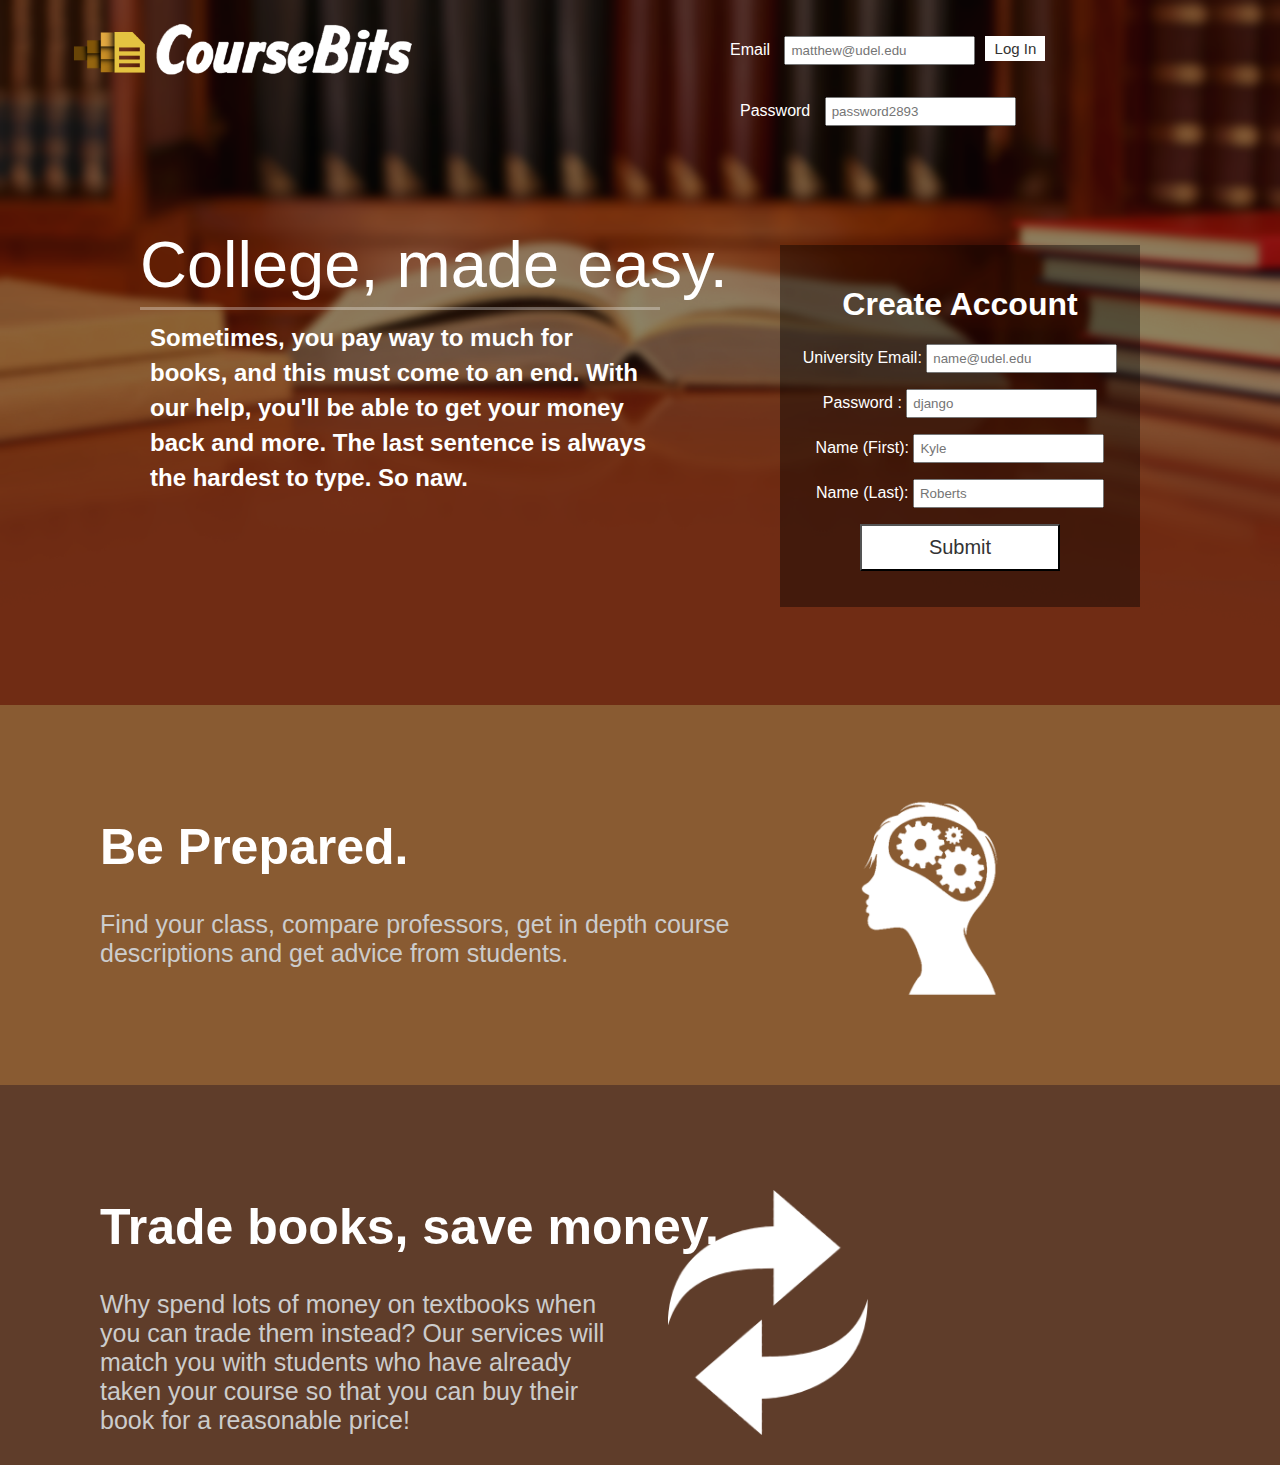
<file: index.html>
<!DOCTYPE html PUBLIC "-//W3C//DTD XHTML 1.0 Transitional//EN" "http://www.w3.org/TR/xhtml1/DTD/xhtml1-transitional.dtd">
<html xmlns="http://www.w3.org/1999/xhtml"><head>
<link href="styles/main.css" rel="stylesheet" type="text/css" />
<link href="SpryAssets/SpryTabbedPanels.css" rel="stylesheet" type="text/css" />
<meta http-equiv="Content-Type" content="text/html; charset=UTF-8" />
<title>Course Bits - Home Page</title>
<script src="scripts/jquery.js" type="text/javascript"></script>
<script src="scripts/custom.js" type="text/javascript"></script>
<script src="SpryAssets/SpryTabbedPanels.js" type="text/javascript"></script>
</head>
<body style="background: url(img/stock/bg.png);background-size: 100%;">


<img src="img/stock/logo.png" style="padding:20px;" width="400" />


<form  action="mysuperscript.php" autocomplete="on" id="signin_splash" style="margin-top:20px;"> 
                                
                                <p style="float:left;"> 
                                    <label for="username" class="uname" style="padding:10px;" >Email</label>
                                    <input style="padding:5px;" id="username" name="username" required type="text" placeholder="matthew@udel.edu"/>
                                </p>
                                <p style="float:left;padding-left:10px;"> 
                                    <label for="password" class="youpasswd" style="padding:10px;" >Password</label>
                                    <input style="padding:5px;"  id="password" name="password" required type="password" placeholder="password2893" /> 
                                </p>
                               
                                <p class="login button" > 
                                    <input type="submit" value="Log In" style="background:#FFF; border:none; color:#333; width:60px; padding:4px; font-size:15px;margin-left:10px;" /> 
								</p><!--
                                 <p class="keeplogin"  style="float:left; margin-top:-20px;"> 
									<input type="checkbox" name="loginkeeping" id="loginkeeping" value="loginkeeping" /> 
									<label for="loginkeeping">Keep me logged in</label>
								</p>-->
                                
                            </form>
                            

<div style="margin:0 auto; width:1000px; height:auto; margin-top:130px;">





<h1 style="color:#FFF; font-size:65px; margin-bottom:5px; font-weight:100;">College, made easy.</h1>


<h2 style="color:rgba(255,255,255,1); border-top:3px solid rgba(255,255,255,.3);   line-height:35px; margin-top:0px; width:500px; text-align:left; padding:10px; font-size:24px;">

Sometimes, you pay way to much for books, and this must come to an end.
With our help, you'll be able to get your money back and more.
The last sentence is always the hardest to type. So naw.
</h2>

    



<div style=" text-align:center; margin:0px auto; margin-bottom:200px;">
 
            
                            
                            
                            <form  method="post" action="shark" autocomplete="on" style=" background:rgba(0,0,0,.4); width:320px; float:right; margin-bottom:400px;  padding:20px; color:#FFF; margin-top:-280px; margin-left:-250px; text-align:center; margin-bottom:200px;"> 
                                <h1 style="text-align:center;">Create Account</h1> 
                                <p> 
                                    <label for="username" class="uname" style="text-align:left;" > University Email: </label>
                                    <input style="padding:5px;" id="username" name="username" required type="text" placeholder="name@udel.edu"/>
                                </p>
                                <p> 
                                    <label for="password" class="youpasswd"  style="text-align:left;">Password  : </label>
                                    <input style="padding:5px;" id="password" name="password" required type="password" placeholder="django" /> 
                                </p>
                                
                                <p> 
                                    <label for="username" class="uname"  style="text-align:left;"> Name (First): </label>
                                    <input style="padding:5px;" id="username" name="fname" required type="text" placeholder="Kyle"/>
                                </p>
                                <p> 
                                    <label for="password" class="youpasswd" style="text-align:left;" >Name (Last): </label>
                                    <input style="padding:5px;" id="password" name="lname" required type="text" placeholder="Roberts" /> 
                                </p>
                                
                                <p class="login button" > 
                                    <input type="submit" value="Submit" style="background:#FFF; color:#333; width:200px; padding:10px; font-size:20px;" /> 
								</p>
                                
                            </form>
                            </div>
                            
                            
                    
                            


</div>



<div style="margin-top:700px; top:400px; margin:0px auto; height:300px; padding-top:80px; padding-left:100px; width:100%; background:rgba(137,91,50,1);">
                      
                      <!--
                        <form id="tfnewsearch2" method="get" action="http://www.google.com">
		        <input type="text" class="tftextinput" name="q" placeholder="Search CourseBits" size="21" maxlength="120">
                <input type="submit" value="search" class="tfbutton">
			</form>-->
            
 <img src="img/stock/smart.png" width="200" style="float:right;" />
           
            <h1 style="font-size:50px; color:#FFF;">Be Prepared.</h1>
              
              <p style="font-size:25px; width:80%; color:#CCC;">
              
              Find your class, compare professors, get in depth course descriptions and get advice from students.                          

</p>
              

              
              
   </div>
   
   
   
<div style="margin-top:700px; top:400px; margin:0px auto; height:300px;padding-top:80px;padding-left:100px;width:100%; background:rgba(95,61,42,1);">
                     
                     <!--
                       <form id="tfnewsearch2" method="get" action="http://www.google.com">
		        <input type="text" class="tftextinput" name="q" placeholder="Search CourseBits" size="21" maxlength="120">
                <input type="submit" value="search" class="tfbutton">
			</form>-->
            
            
            
               <h1 style="font-size:50px; color:#FFF;">Trade books, save money.</h1>
               
              <p style="font-size:25px; width:60%; color:#CCC;">
 <img src="img/stock/trade.png" width="200" style=" float:right; margin-left:30px; margin-top:-100px;" />Why spend lots of money on textbooks when you can trade them instead? Our services will match you with students who have already taken your course so that you can buy their book for a reasonable price!</p>
              
                 
                   
   </div>
                            

</body>
</html>
</file>
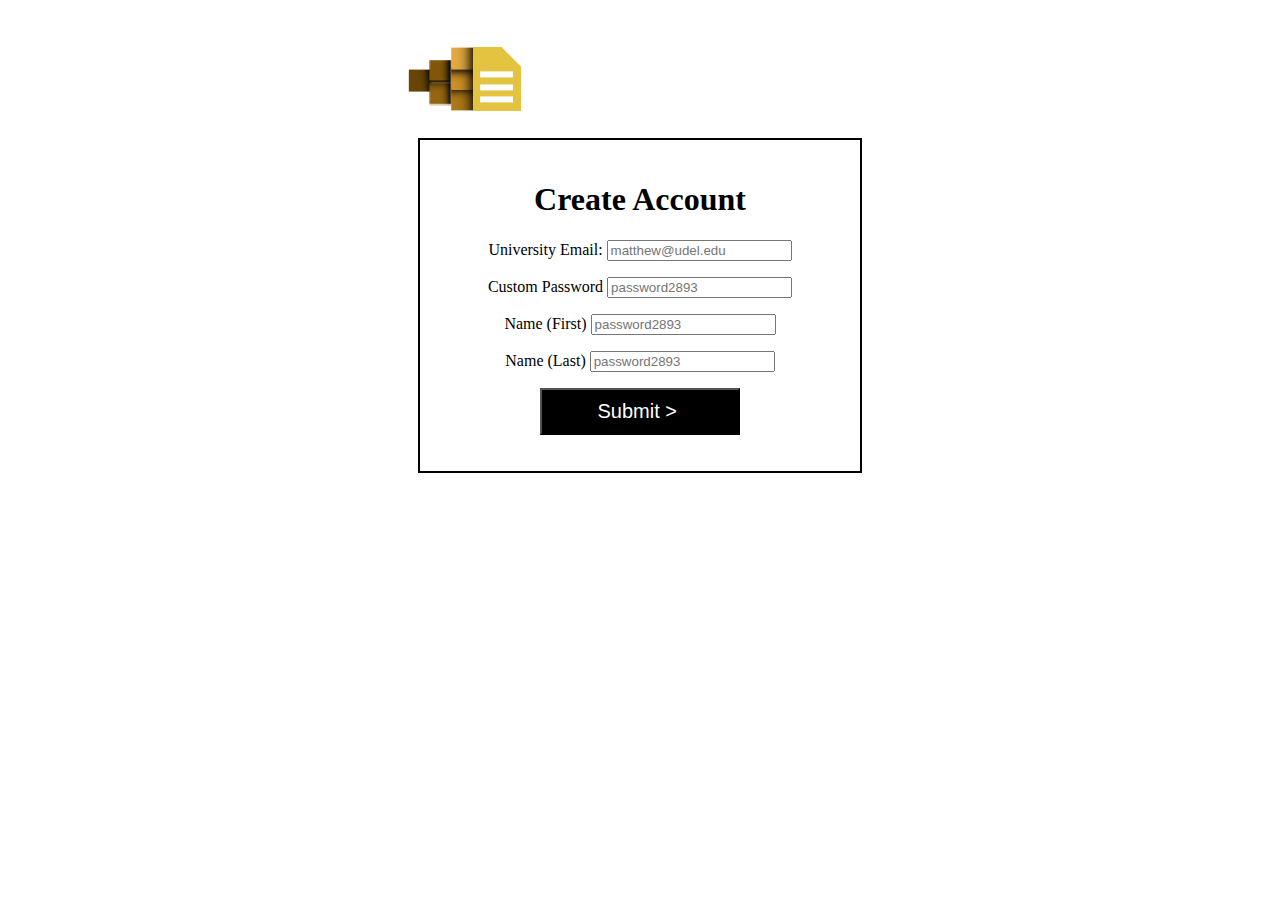
<file: create_account.html>
<!DOCTYPE html PUBLIC "-//W3C//DTD XHTML 1.0 Transitional//EN" "http://www.w3.org/TR/xhtml1/DTD/xhtml1-transitional.dtd">
<html xmlns="http://www.w3.org/1999/xhtml">
<head>

<meta http-equiv="Content-Type" content="text/html; charset=UTF-8" />
<title>Untitled Document</title>
</head>

<body>

<center>
<img src="img/stock/logo.png" style="padding:20px;" />


 
                            <form  action="mysuperscript.php" autocomplete="on" style="border:2px solid rgba(0,0,0,1); width:400px; padding:20px;"> 
                                <h1>Create Account</h1> 
                                <p> 
                                    <label for="username" class="uname" > University Email: </label>
                                    <input id="username" name="username" required type="text" placeholder="matthew@udel.edu"/>
                                </p>
                                <p> 
                                    <label for="password" class="youpasswd" >Custom Password </label>
                                    <input id="password" name="password" required type="password" placeholder="password2893" /> 
                                </p>
                                 <p> 
                                    <label for="password" class="youpasswd" >Name (First) </label>
                                    <input id="password" name="password" required type="password" placeholder="password2893" /> 
                                </p>
                                 <p> 
                                    <label for="password" class="youpasswd" >Name (Last) </label>
                                    <input id="password" name="password" required type="password" placeholder="password2893" /> 
                                </p>
                                <p class="login button" > 
                                    <input type="submit" value="Submit > " style="background:#000; color:#FFF; width:200px; padding:10px; font-size:20px;" /> 
								</p>
                                
                            </form>
                    </center>


</body>
</html>
</file>
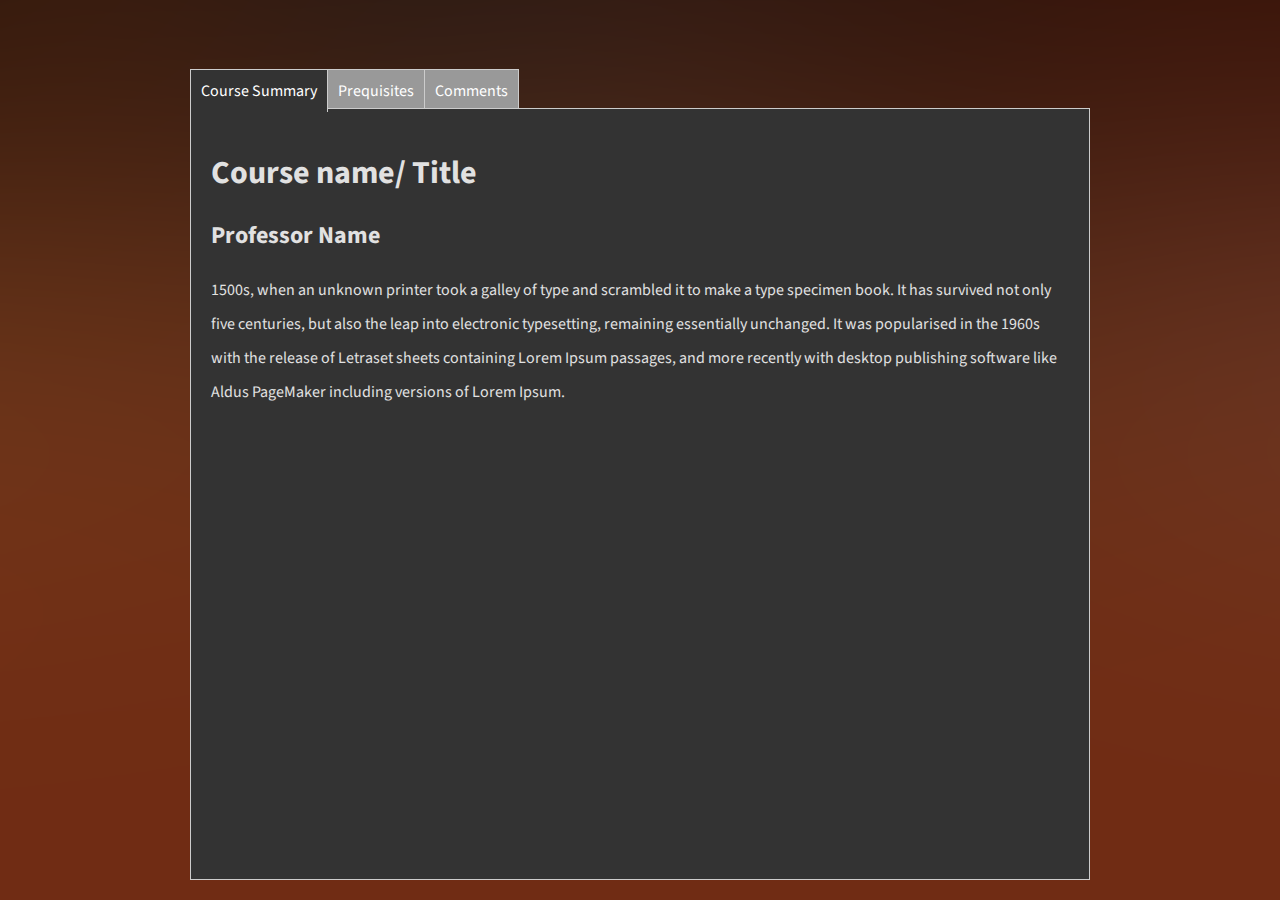
<file: forum_course_entry.html>
<!DOCTYPE html PUBLIC "-//W3C//DTD XHTML 1.0 Transitional//EN" "http://www.w3.org/TR/xhtml1/DTD/xhtml1-transitional.dtd">
<html xmlns="http://www.w3.org/1999/xhtml">
<head>
<link href='http://fonts.googleapis.com/css?family=Source+Sans+Pro' rel='stylesheet' type='text/css'>

<link href="styles/main.css" rel="stylesheet" type="text/css" />
<link href="SpryAssets/SpryTabbedPanels.css" rel="stylesheet" type="text/css" />
<meta http-equiv="Content-Type" content="text/html; charset=UTF-8" />
<title>Course Bits - Home Page</title>
<script src="scripts/jquery.js" type="text/javascript"></script>
<script src="scripts/custom.js" type="text/javascript"></script>
<script src="SpryAssets/SpryTabbedPanels.js" type="text/javascript"></script>
</head>

<body>

<?php include_once("php_temps/header_nav.php"); ?>



<div class="tabs" style="margin-top:80px;">
    
   <div class="tab">
       <input type="radio" id="tab-1" name="tab-group-1" checked>
       <label for="tab-1">Course Summary</label>
       
       <div class="content">
           
           <h1>Course name/ Title</h1>

<h2>Professor Name</h2>

           
           <p style="line-height:34px;"> 1500s, when an unknown printer took a galley of type and scrambled it to make a type specimen book. It has survived not only five centuries, but also the leap into electronic typesetting, remaining essentially unchanged. It was popularised in the 1960s with the release of Letraset sheets containing Lorem Ipsum passages, and more recently with desktop publishing software like Aldus PageMaker including versions of Lorem Ipsum.</p>

  
           
           
           
           
           
       </div> 
   </div>
    
   <div class="tab">
       <input type="radio" id="tab-2" name="tab-group-1">
       <label for="tab-2">Prequisites</label>
       
       <div class="content">
           
           <ul class="pre">
<li>Geology 103 Introduction to Geology</li>
<li>Computer Science 108 Introduction to Computer Science</li>
<li>English 101 Reading and Writing</li>
</ul>

           
           
           
       </div> 
   </div>
    
    <div class="tab">
       <input type="radio" id="tab-3" name="tab-group-1">
       <label for="tab-3">Comments</label>
     
       <div class="content">
           
           
           <ul class="pre">
<li>This class was great! <b>-Tanya Blanko</b></li>
<li>Sometimes it was hard to keep up with the slides <b>-Katherine Silverstein</b></li>
<li>His book wasn't very useful, we never used it for the course work. <b>-George Washington</b></li>
</ul>


           
           
           
       </div> 
   </div>
      
</div>





</body>
</html>
</file>
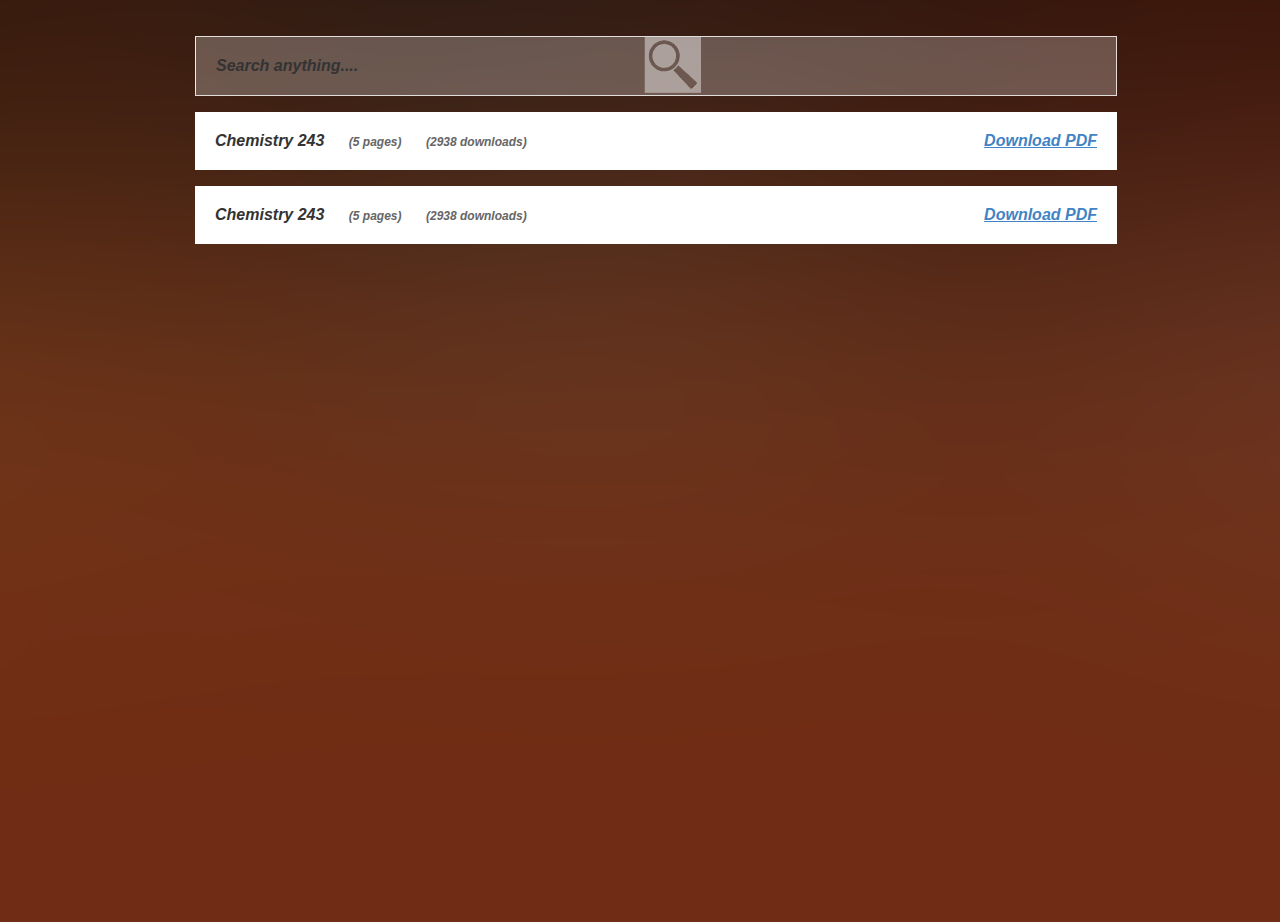
<file: index_backup.html>
<!DOCTYPE html PUBLIC "-//W3C//DTD XHTML 1.0 Transitional//EN" "http://www.w3.org/TR/xhtml1/DTD/xhtml1-transitional.dtd">
<html xmlns="http://www.w3.org/1999/xhtml"><head>
<link href="styles/main.css" rel="stylesheet" type="text/css" />
<link href="SpryAssets/SpryTabbedPanels.css" rel="stylesheet" type="text/css" />
<meta http-equiv="Content-Type" content="text/html; charset=UTF-8" />
<title>Course Bits - Home Page</title>
<script src="scripts/jquery.js" type="text/javascript"></script>
<script src="scripts/custom.js" type="text/javascript"></script>
<script src="SpryAssets/SpryTabbedPanels.js" type="text/javascript"></script>
</head>
<body>
<?php include_once("php_temps/header_nav.php"); ?>
<div id="skeleton">

<div id="skeleton_content">




<!--<h1><b>Search</b>: Atoms and Molecules</h1><h2>65 Documents Found</h2>-->

<h3 style="margin-left:40px; background: url(img/stock/search2.png); padding:20px; color:#333; font-style:italic; font-size:16px; border:1px solid rgba(255,255,255,.8); margin-top:25px;">Search anything....

</h3>



<h3 style="margin-left:40px; background:#FFF; padding:20px; color:#333; font-style:italic; font-size:16px;">Chemistry 243 <i> (5 pages)</i> <i>(2938 downloads)</i>
<a href="#" style="float:right;">Download PDF</a>
</h3>
<h3 style="margin-left:40px; background:#FFF; padding:20px; color:#333; font-style:italic; font-size:16px;">Chemistry 243 <i> (5 pages)</i> <i>(2938 downloads)</i>
<a href="#" style="float:right;">Download PDF</a>
</h3>

</div>
</div>


<script type="text/javascript">
var TabbedPanels1 = new Spry.Widget.TabbedPanels("TabbedPanels1");
</script>
</body>
</html>
</file>
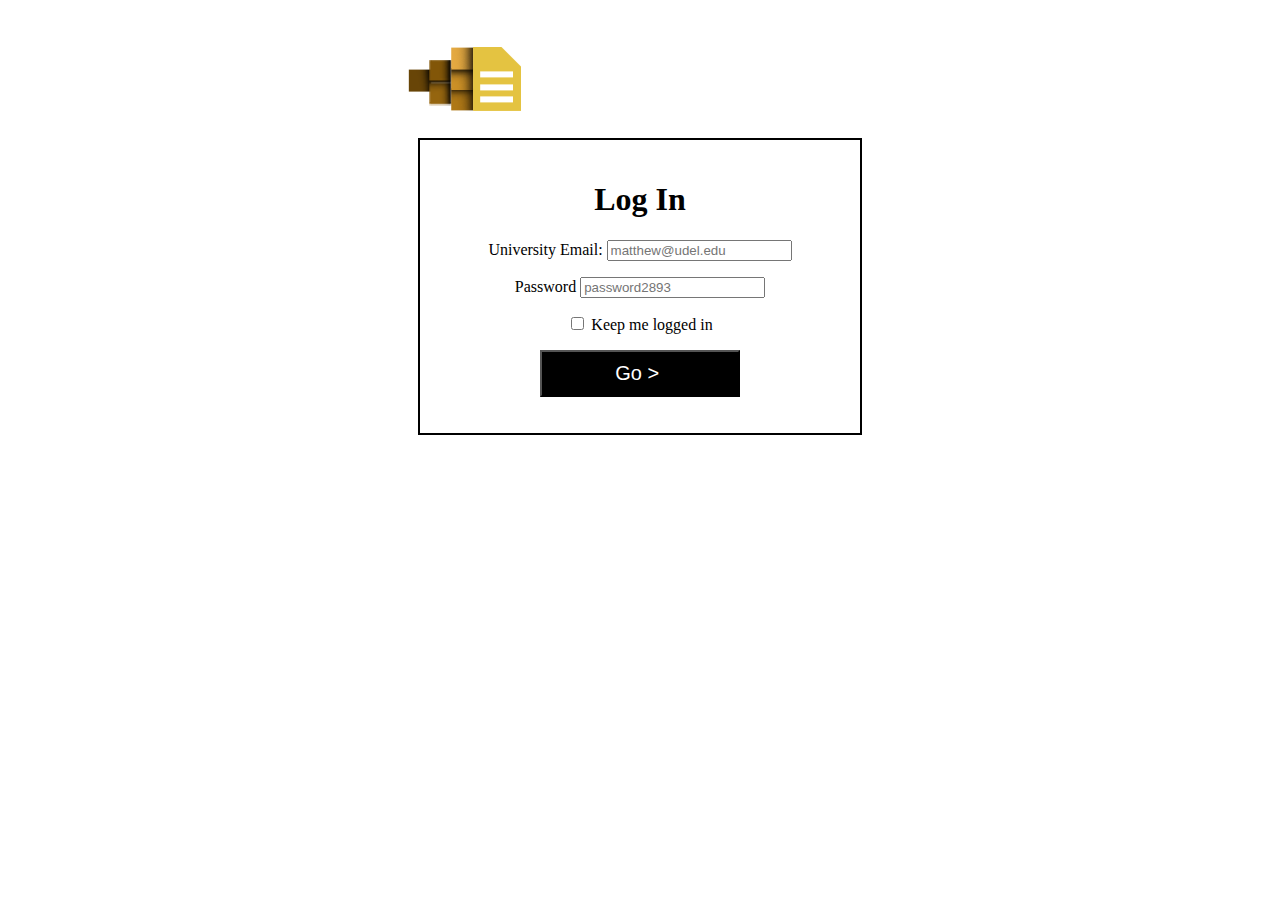
<file: login_user.html>
<!DOCTYPE html PUBLIC "-//W3C//DTD XHTML 1.0 Transitional//EN" "http://www.w3.org/TR/xhtml1/DTD/xhtml1-transitional.dtd">
<html xmlns="http://www.w3.org/1999/xhtml">
<head>

<meta http-equiv="Content-Type" content="text/html; charset=UTF-8" />
<title>Untitled Document</title>
</head>

<body>

<center>
<img src="img/stock/logo.png" style="padding:20px;" />


 
                            <form  action="mysuperscript.php" autocomplete="on" style="border:2px solid rgba(0,0,0,1); width:400px; padding:20px;"> 
                                <h1>Log In</h1> 
                                <p> 
                                    <label for="username" class="uname" > University Email: </label>
                                    <input id="username" name="username" required type="text" placeholder="matthew@udel.edu"/>
                                </p>
                                <p> 
                                    <label for="password" class="youpasswd" >Password </label>
                                    <input id="password" name="password" required type="password" placeholder="password2893" /> 
                                </p>
                                <p class="keeplogin"> 
									<input type="checkbox" name="loginkeeping" id="loginkeeping" value="loginkeeping" /> 
									<label for="loginkeeping">Keep me logged in</label>
								</p>
                                <p class="login button" > 
                                    <input type="submit" value="Go > " style="background:#000; color:#FFF; width:200px; padding:10px; font-size:20px;" /> 
								</p>
                                
                            </form>
                    </center>


</body>
</html>
</file>
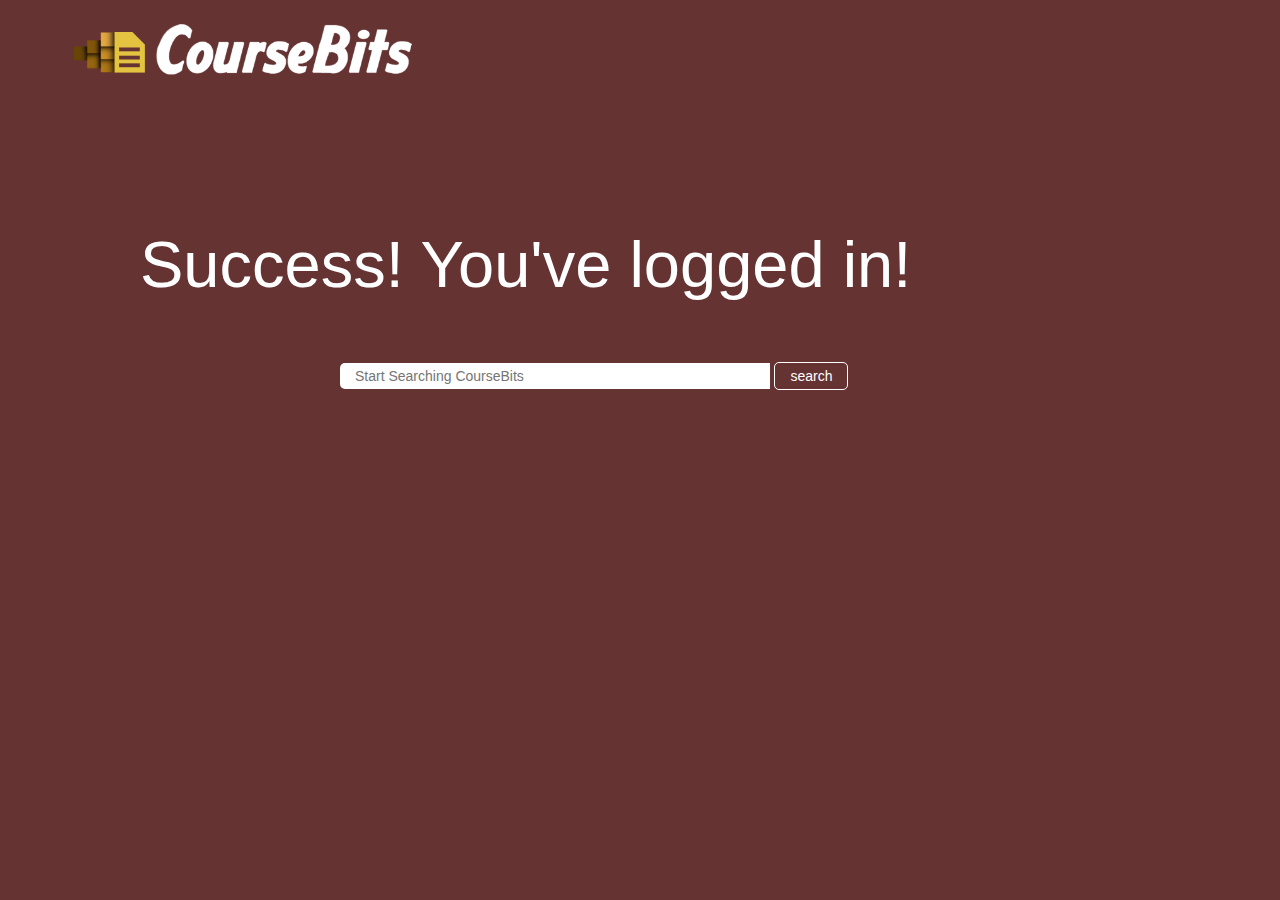
<file: success.html>
<!DOCTYPE html PUBLIC "-//W3C//DTD XHTML 1.0 Transitional//EN" "http://www.w3.org/TR/xhtml1/DTD/xhtml1-transitional.dtd">
<html xmlns="http://www.w3.org/1999/xhtml"><head>
<link href="styles/main.css" rel="stylesheet" type="text/css" />
<link href="SpryAssets/SpryTabbedPanels.css" rel="stylesheet" type="text/css" />
<meta http-equiv="Content-Type" content="text/html; charset=UTF-8" />
<title>Course Bits - Home Page</title>
<script src="scripts/jquery.js" type="text/javascript"></script>
<script src="scripts/custom.js" type="text/javascript"></script>
<script src="SpryAssets/SpryTabbedPanels.js" type="text/javascript"></script>
</head>
<body style="background: #633;">


<img src="img/stock/logo.png" style="padding:20px;" width="400" />


                            

<div style="margin:0 auto; width:1000px; height:auto; margin-top:130px;">





<h1 style="color:#FFF; font-size:65px; margin-bottom:5px; font-weight:100; margin-bottom:60px;">Success! You've logged in!</h1>

     
                        <form id="tfnewsearch2" method="get" action="http://www.google.com">
		        <input type="text" class="tftextinput" name="q" placeholder="Start Searching CourseBits" size="21" maxlength="120">
                <input type="submit" value="search" class="tfbutton">
			</form>
              

    
</div>
</body>
</html>
</file>
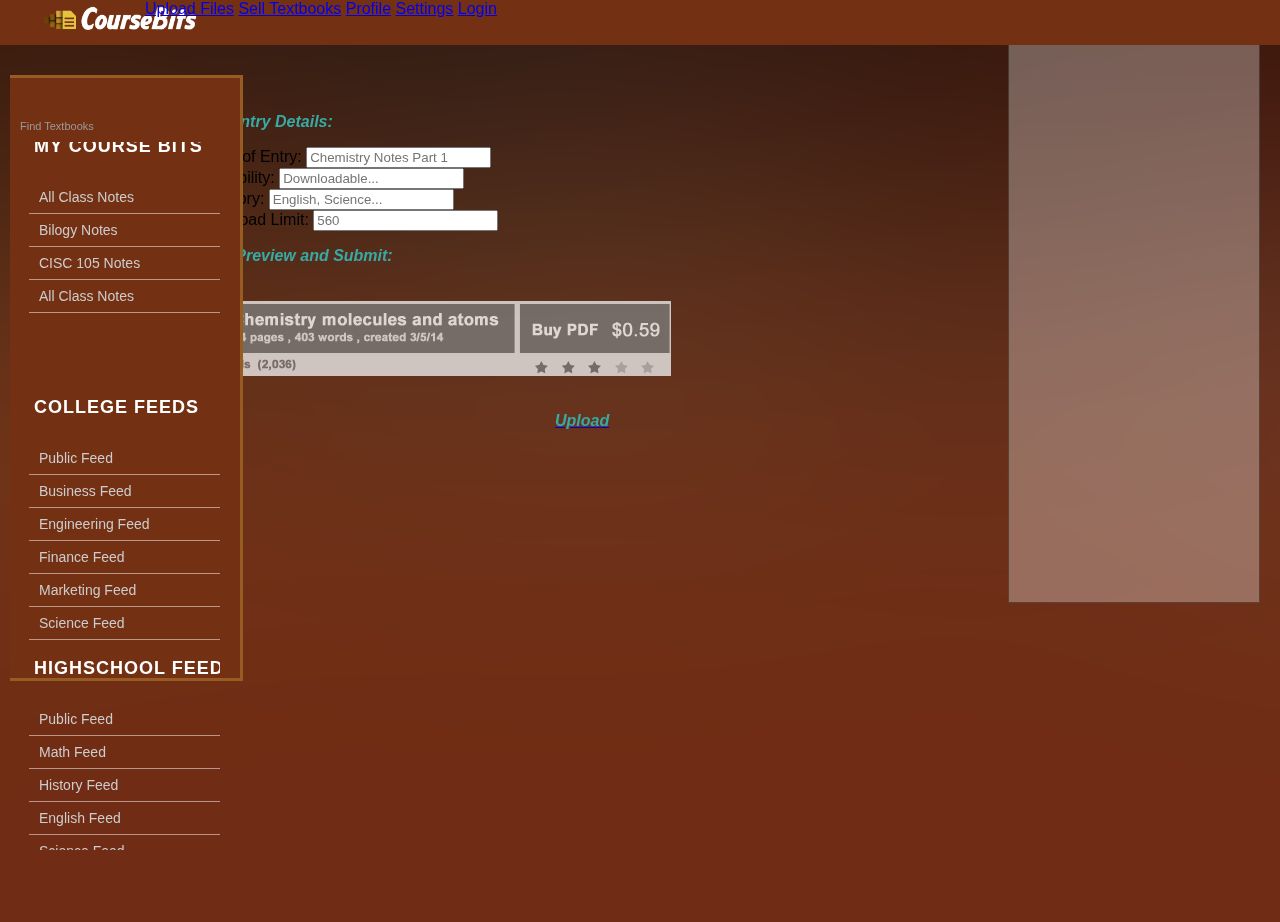
<file: upload.html>
<!DOCTYPE html PUBLIC "-//W3C//DTD XHTML 1.0 Transitional//EN" "http://www.w3.org/TR/xhtml1/DTD/xhtml1-transitional.dtd">
<html xmlns="http://www.w3.org/1999/xhtml">
<head>

<link href="styles/main.css" rel="stylesheet" type="text/css" />
<link href="SpryAssets/SpryTabbedPanels.css" rel="stylesheet" type="text/css" />
<meta http-equiv="Content-Type" content="text/html; charset=UTF-8" />
<title>Course Bits</title>
<script src="SpryAssets/SpryTabbedPanels.js" type="text/javascript"></script>
</head>

<body>


<div id="main_header_skel">
	<div id="main_header_content">
	  <a href="index.html"><img src="img/stock/logo.png" width="180" id="logo" /></a>
		<div id="upload_files"> <a href="upload.html" style="text-decoration:underline;">Upload Files</a>  <a href="#">Sell Textbooks</a>   <a href="#">Profile</a>   <a href="#">Settings</a>   <a href="#">Login</a> </div>
        	<div id="search_field">Search for Notes & Textbooks</div>
        		<div id="navigation_skell">
        			<div id="navigation_skell_inner">
                    
                    
                      <div id="TabbedPanels1" class="TabbedPanels">
                        <ul class="TabbedPanelsTabGroup">
                          <li class="TabbedPanelsTab" tabindex="0">Find Notes</li>
                          <li class="TabbedPanelsTab" tabindex="0">Find Textbooks</li>
                        </ul>
                        <div class="TabbedPanelsContentGroup">
                          <div class="TabbedPanelsContent">
                          
                          <h1 class="title">My Course Bits</h1>
                          <ul class="nav_dropdown">
                          <li><a href="#"> All Class Notes</a></li>
                          <li><a href="#"> Bilogy Notes</a></li>
                          <li><a href="#"> CISC 105 Notes</a></li>
                          <li><a href="#"> All Class Notes</a></li>
                          </ul>
                          
                          
                           <h1 class="title">College Feeds</h1>
                          <ul class="nav_dropdown">
                          <li><a href="#"> Public Feed</a></li>
                          <li><a href="#"> Business Feed</a></li>
                          <li><a href="#"> Engineering Feed</a></li>
                          <li><a href="#"> Finance Feed</a></li>
                          <li><a href="#"> Marketing Feed</a></li>
                          <li><a href="#"> Science Feed</a></li>
                          </ul>
                          
                          
                           <h1 class="title">Highschool Feeds</h1>
                          <ul class="nav_dropdown">
                          <li><a href="#"> Public Feed</a></li>
                          <li><a href="#"> Math Feed</a></li>
                          <li><a href="#"> History Feed</a></li>
                          <li><a href="#"> English Feed</a></li>
                          <li><a href="#"> Science Feed</a></li>
                          <li><a href="#"> Art Feed</a></li>
                          </ul>
                          
                          
                          </div>
                          <div class="TabbedPanelsContent">
                          
                          
                          
                           <h1 class="title">Textbooks </h1>
                          <ul class="nav_dropdown">
                          <li><a href="#"> Sell</a></li>
                          <li><a href="#"> Buy</a></li>
                          <li><a href="#"> Categories</a></li>
                          
                          </ul>
                          
                          
                          
                          </div>
                          
                          
                        </div>
                      </div>
                  </div>
        		</div>
                
                

  </div>
</div>


<div id="skeleton">
<img src="img/stock/fade.png" id="fade"  />

<div id="skeleton_content">


<div class="right_panel"></div>


<h3 style="margin-left:40px; color:#37AAA6; font-style:italic; font-size:16px;">Choose File(s)....</h3>

<br /><br />



<h3 style="margin-left:40px; color:#37AAA6; font-style:italic; font-size:16px;">Edit Entry Details:</h3>

<form style="margin-left:40px;">
Name of Entry: <input type="text" name="firstname" placeholder="Chemistry Notes Part 1"><br>
Availability: <input type="text" name="lastname" placeholder="Downloadable..."><br>
Category: <input type="text" name="lastname" placeholder="English, Science..."><br>
Download Limit: <input type="text" name="lastname" placeholder="560"><br>
</form>

<h3 style="margin-left:40px; color:#37AAA6; font-style:italic; font-size:16px;">View Preview and Submit:</h3>


<a href="#"><img src="img/stock/images/entry_03.png" /></a>

<a href="#"><h3 style="margin-left:400px; color:#37AAA6; font-style:italic; font-size:16px;">Upload</h3></a>


</div>





</div>

<script type="text/javascript">
var TabbedPanels1 = new Spry.Widget.TabbedPanels("TabbedPanels1");
</script>
</body>
</html>
</file>
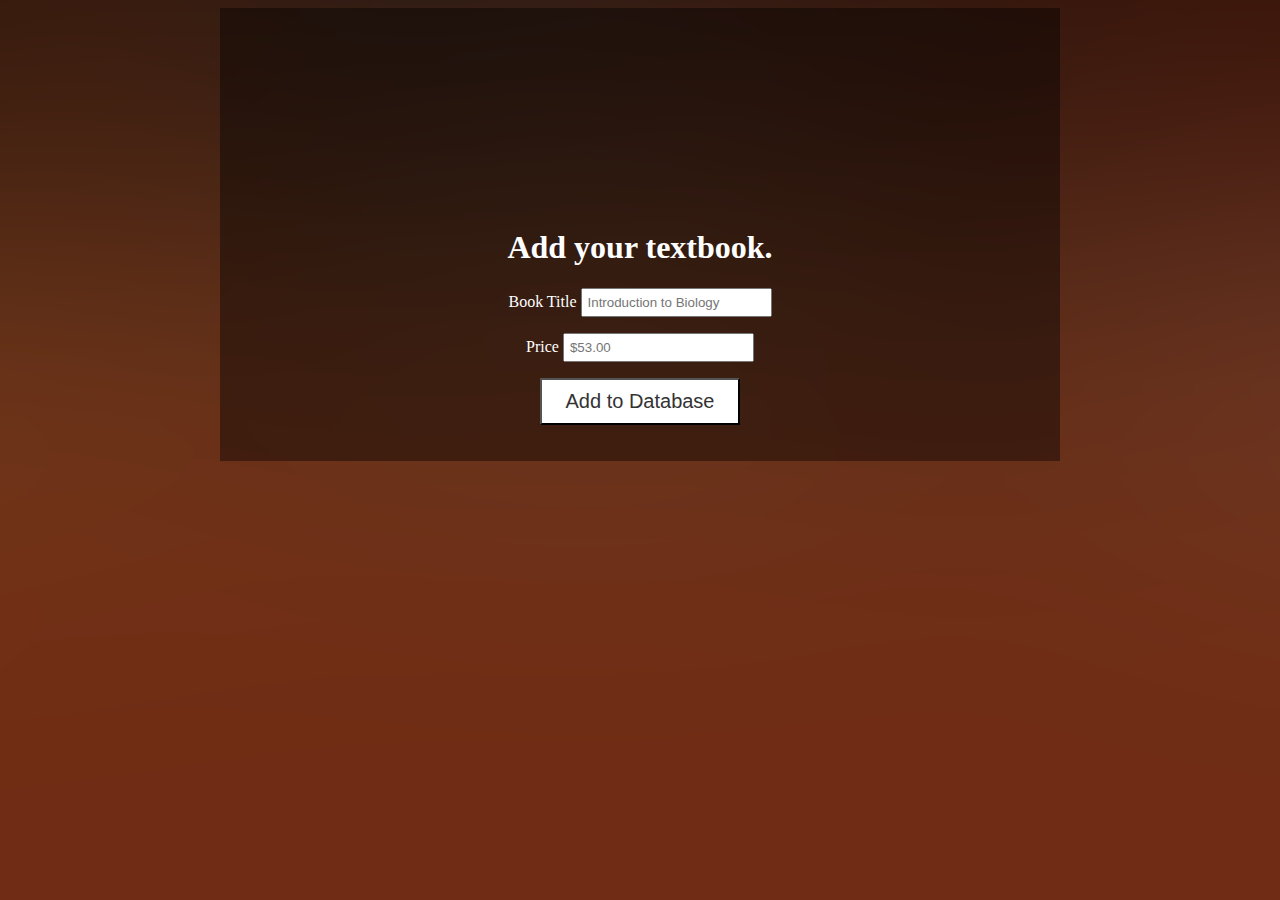
<file: user_add.html>
<!DOCTYPE html PUBLIC "-//W3C//DTD XHTML 1.0 Transitional//EN" "http://www.w3.org/TR/xhtml1/DTD/xhtml1-transitional.dtd">
<html xmlns="http://www.w3.org/1999/xhtml">
<head>
<meta http-equiv="Content-Type" content="text/html; charset=UTF-8" />
<title>Untitled Document</title>
</head>

<body style="background:url(img/stock/bg_blurred.png);background-size: 100%;">


<?php include_once("php_temps/header_nav.php"); ?>

<div style=" text-align:center; margin:0px auto; margin-bottom:200px;">
 
            
                            
                            
                            <form  method="post" action="shark" autocomplete="on" style=" background:rgba(0,0,0,.4); width:800px; padding-top:200px; padding-bottom:20px; padding-left:20px; padding-right:20px; color:#FFF; margin:0px auto; "> 
                                <h1 style="text-align:center;">Add your textbook.</h1> 
                                <p> 
                                    <label for="username" class="uname" style="text-align:left;" > Book Title </label>
                                    <input style="padding:5px;" id="username" name="username" required type="text" placeholder="Introduction to Biology"/>
                                </p>
                                <p> 
                                    <label for="password" class="yourpasswd"  style="text-align:left;"> Price </label>
                                    <input style="padding:5px;" id="password" name="password" required type="password" placeholder="$53.00" /> 
                                </p>
                                
                                <p class="login button" > 
                                    <input type="submit" value="Add to Database" style="background:#FFF; color:#333; width:200px; padding:10px; font-size:20px;" /> 
								</p>
                                
                            </form>
                            </div>
                            
                            
                    
                            


</div>




</body>
</html>
</file>
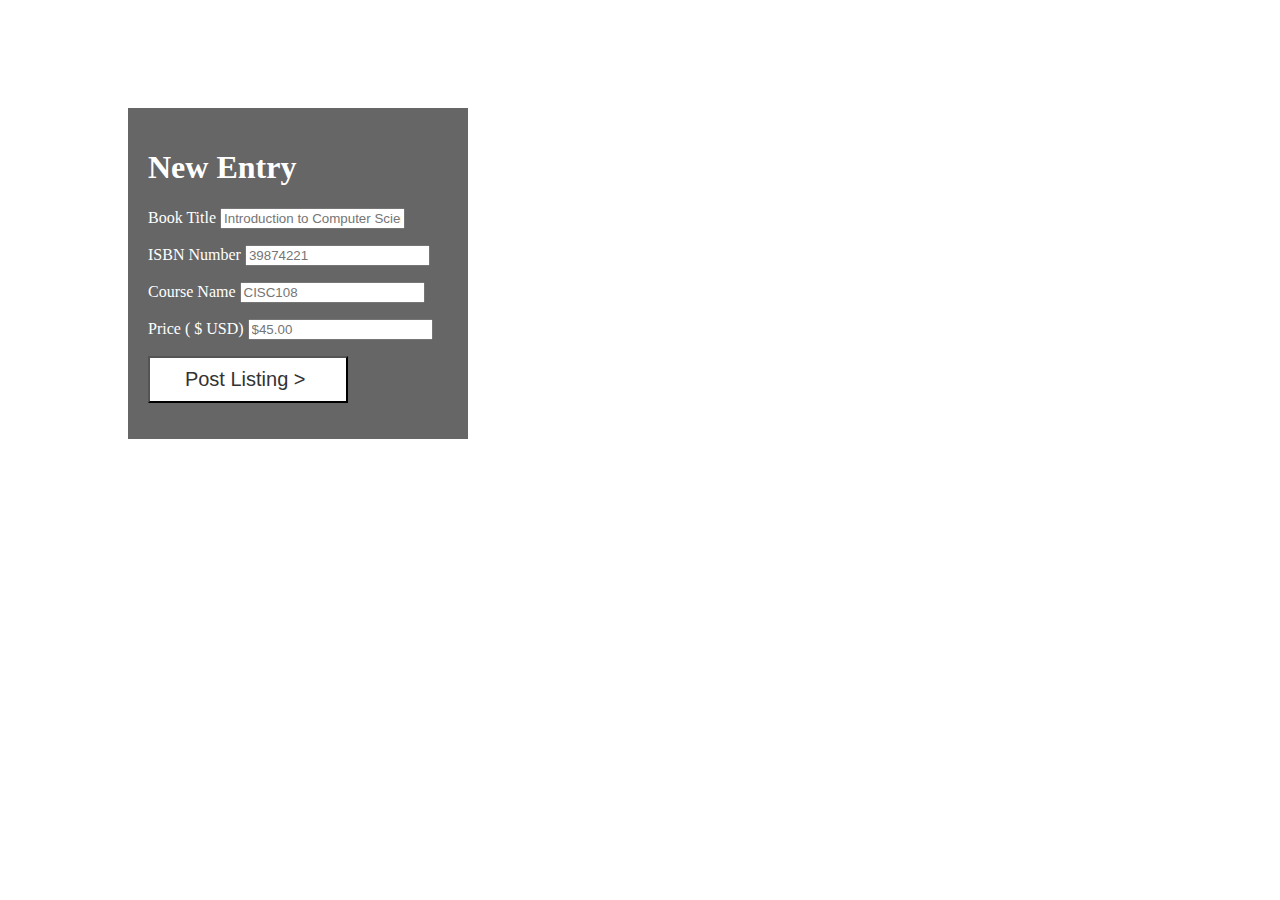
<file: user_entry.html>
<!DOCTYPE html PUBLIC "-//W3C//DTD XHTML 1.0 Transitional//EN" "http://www.w3.org/TR/xhtml1/DTD/xhtml1-transitional.dtd">
<html xmlns="http://www.w3.org/1999/xhtml">
<head>
<meta http-equiv="Content-Type" content="text/html; charset=UTF-8" />
<title>Untitled Document</title>
</head>

<body>

<?php include_once("php_temps/header_nav.php"); ?>


<form  action="mysuperscript.php" autocomplete="on" style=" background:rgba(0,0,0,.6); width:300px; margin-right:20px; margin-left:120px; padding:20px; color:#FFF; float:left; margin-top:100px;"> 
                                <h1>New Entry</h1> 
                                <p> 
                                    <label for="username" class="uname" > Book Title </label>
                                    <input id="username" name="username" required type="text" placeholder="Introduction to Computer Science"/>
                                </p>
                                <p> 
                                    <label for="password" class="youpasswd" >ISBN Number </label>
                                    <input id="password" name="password" required type="text" placeholder="39874221" /> 
                                </p>
                                
                                <p> 
                                    <label for="password" class="youpasswd" >Course Name </label>
                                    <input id="password" name="password" required type="text" placeholder="CISC108" /> 
                                </p>
                                
                                 <p> 
                                    <label for="password" class="youpasswd" >Price ( $ USD) </label>
                                    <input id="password" name="password" required type="text" placeholder="$45.00" /> 
                                </p>
                                
                                
                                <p class="login button" > 
                                    <input type="submit" value="Post Listing > " style="background:#FFF; color:#333; width:200px; padding:10px; font-size:20px;" /> 
								</p>
                                
                            </form>
                            
                            
                            
</body>
</html>
</file>
<file: styles/main.css>
@charset "UTF-8";
/* CSS Document */

body{
	/*background:#e7e7e7;*/
	min-width:1024px;
	background: url(../img/stock/bg_blurred.png);
	background-size: 100%;
	padding:0px; 
	margin:0px;
	font-family: 'Source Sans Pro', sans-serif;
	overflow:scroll;
}

h3 i{
	color:#666;
	font-size:12px;
	margin-left:20px;
}

h3 a{
	color:#4183c4;
}




#skeleton{
	width:990px;
	height:auto;
	margin-left:auto;
	margin-right:auto;
	z-index:997;
	background:rgba(51,51,51,0);
	border: 1px solid rgba(0,0,0,0);
	position: relative;
	overflow:scroll;
}

#skeleton_content{
	margin-left:0px;
	left:200px;
	margin-top:0px;
	background:rgba(255,255,255,0);
	height:900px;
	width:962px;
	padding:10px;
	border-right:0px solid rgba(55,169,166,.3);
	overflow:scroll;
	
	
}

::-webkit-scrollbar {
    width: 20px;
}
 
::-webkit-scrollbar-track {
    -webkit-box-shadow: inset 0 0 0px rgba(0,0,0,0); 
	background:rgba(0,0,0,0);
    border-radius: 10px;
	
}
 
::-webkit-scrollbar-thumb {
    border-radius: 4px;
    -webkit-box-shadow: inset 0 0 6px rgba(0,0,0,0); 
	background:rgba(0,0,0,0);
}

.right_panel{
	margin-right:10px;
	right:10px;
	margin-top:-10px;
	width:250px;
	height:600px;
	background:rgba(255,255,255,.3);
	position: fixed;
	border:1px solid rgba(0,0,0,.4);
	color:#FFF;
	z-index:-1;
}


#fade{
	margin-left:220px;
	width:600px;
	height:100px;
	position: fixed;
	bottom:0px;
	z-index:5;
	border:none;
	padding:0px;
	opacity:0;
}
#fade:hover{border:none;}

#skeleton_content h1{
	color:#666;
	font-size:22px;
	line-height:40px;
	letter-spacing:1px;
	font-style:italic;
	font-weight:100;
	width:510px;
	height:40px;
	z-index:5;
	float:left;
	position:fixed;
	padding:10px;
	background:#FFF;
	border:1px solid rgba(0,0,0,.4);
	margin:20px;-moz-box-shadow: 0 7px 40px -6px #000000;
	-webkit-box-shadow: 0 7px 40px -6px #000000;
	box-shadow: 0 7px 40px -6px #000000;
	display:none;
	
}

#skeleton_content h2{
	color:#999;
	font-size:13px;
	letter-spacing:1px;
	font-style: normal;
	font-weight:100;
	float:left;
	z-index:5;
	line-height:24px;
	padding:10px;
	margin-left:340px;
	padding-left:20px;position:fixed;
}

#skeleton_content img{
	margin:10px;
	padding:10px;
	border-radius:10px;
	opacity:.8;
-webkit-transition: all .2s ease-in-out;
-moz-transition: all .2s ease-in-out;
-ms-transition: all .2s ease-in-out;
-o-transition: all .2s ease-in-out;
transition: all .2s ease-in-out;
}

#skeleton_content img:hover {
	margin:10px;
	padding:10px;
	opacity:1;
	border-radius:0px;
-webkit-transition: all .2s ease-in-out;
-moz-transition: all .2s ease-in-out;
-ms-transition: all .2s ease-in-out;
-o-transition: all .2s ease-in-out;
transition: all .2s ease-in-out;
}

#main_header_skel{
	width:100%;
	min-width:1024px;
	position:fixed;
	height:45px;
	background:rgba(116,48,19,1);
	margin-left: auto;
	margin-right: auto;
    z-index:999;
}

#main_header_content{
	width:990px;
	background:none;
	height:45px;
	position:relative;
	margin-left:auto;
	margin-right:auto;
}

#logo{
	margin-left:20px;
	margin-top:5px;
	left:0px;
	position: fixed;
	background:none;
}

#upload_files{
	width:400px;
	height:45px;
	position: fixed;
	background:none;
	border:0px solid rgba(255,255,255,.5);
	display:block;
	margin-left:0px;
	margin-top:0px;
	padding:0px;
	color:rgba(255,255,255,.5);
	z-index:999;
}
/*
#upload_files a{
	color:rgba(204,204,204,1);
	text-decoration:none;
	margin-right:0px;
	width:auto;
	border-right:1px solid rgba(0,0,0,.3);
	font-size:13px;
	height:45px;
	padding-bottom:15px;
	padding-left:20px;
	padding-right:20px;
	margin-left:-3px;
	left:0px;
	margin-top:0px;
	line-height:45px;
	padding-top:20px;
	background:rgba(47,121,214,0);
	
	-moz-box-shadow:inset -1px 1px 45px rgba(0,0,0,.3);
-webkit-box-shadow:inset -1px 1px 45px rgba(0,0,0,.3);
box-shadow:inset -1px 1px 45px rgba(0,0,0,.3);

}


#upload_files a:hover {
	color:#E3B617;
	


-moz-box-shadow:inset -1px 1px 45px rgba(0,0,0,.5);
-webkit-box-shadow:inset -1px 1px 45px rgba(0,0,0,.5);
box-shadow:inset -1px 1px 45px rgba(0,0,0,.5);
	
}
*/
/**/

	
#search_field{
	width:400px;
	height:10px;
	position:absolute;
	background:none;
	border-left:1px solid #999;
	border-right:1px solid #999;
	border-bottom:1px solid #999;
	border-top:1px solid #999;
	display:block;
	margin-left:200px;
	margin-top:8px;
	color:rgba(255,255,255,.7);
	padding:8px;
	font-size:12px;
	opacity:0;
}

#navigation_skell{
	width:130px;
	height:600px;
	position: fixed;
	
	background: rgba(116,48,19,1);
	/*background:rgba(254,238,188,1);*/
	
	z-index:999;
	color:rgba(0,0,0,0);
	left:10px;
	margin-left:10px;
	padding-right:100px;
	margin-left:0px;
	margin-top:75px;
	border-right:3px solid rgba(228,195,66,.3);
	border-bottom:3px solid rgba(228,195,66,.3);
	border-top:3px solid rgba(228,195,66,.3);
	opacity:1;
-webkit-transition: all .2s ease-in-out;
-moz-transition: all .2s ease-in-out;
-ms-transition: all .2s ease-in-out;
-o-transition: all .2s ease-in-out;
transition: all .2s ease-in-out;
}
/*
#navigation_skell:hover{opacity:1;width:230px;margin-left:0px;padding-right:0px;color:#333;}
*/
#navigation_skell_inner{
	width:210px;
	height:900px;
	background:rgba(51,51,51,0);
	position:absolute;
	margin:0px;
}

.nav_dropdown{
	width:200px;
	background:none;
	height:210px;
	list-style:none;
	display:list-item;
	margin-top:5px;
}

.nav_dropdown li{
	background:none;
	width:300px;
	padding:0px;
	margin-left:-25px;
}

.nav_dropdown a{
	width:240px;
	float:left;
	margin-bottom:0px;
	padding-right:0px;
	padding-left:10px;
	padding-top:8px;
	padding-bottom:8px;
	font-size:14px;
	text-decoration:none;
	color:#CCC;
	background:none; 
	border-bottom:1px solid rgba(255,255,255,.5);
	
}

.nav_dropdown a:hover {
	background:rgba(0,0,0,.4);
}

.title{
	font-size:18px;
	border-bottom:0px solid #FFF;
	letter-spacing:1px;
	padding:10px;
	color:#FFF;
	text-transform:uppercase;
	margin-top:-20px;
	margin-bottom:0px;
	margin-left:10px;
	text-align:left;
	background:rgba(255,255,255,0);
	width:240px;
	height:30px;
}

.title img {
	margin-bottom:-5px; margin-right:10px;
	
	}

.title_arrow{
	opacity:.3;
	height:10px;
	float:right;
}

.title_arrow:hover{
	opacity:1;
	cursor:pointer;
}




#filters {
	height:20px;
	float:left;
}


#filters h3 {
	width:100px;
}



/**/



#tfheader{
		background-color:#FC0;
		width:600px;
		margin:0px auto;
		position:fixed;
		
	}
	#tfnewsearch{
		float:right;
		padding:10px;
		width:800px;
		position:fixed;
		margin-left:30px;
		left:0px;
	}
	.tftextinput{
		margin: 0;
		padding: 5px 15px;
		font-family: Arial, Helvetica, sans-serif;
		font-size:14px;
		border:0px solid #0076a3; border-right:0px;
		border-top-left-radius: 5px 5px;
		border-bottom-left-radius: 5px 5px;
		background:rgba(255,255,255,1);
		width:400px;margin-left:100px;
	}
	.tfbutton {
		margin: 0;
		padding: 5px 15px;
		font-family: Arial, Helvetica, sans-serif;
		font-size:14px;
		outline: none;
		cursor: pointer;
		text-align: center;
		text-decoration: none;
		color: #ffffff;
		border: solid 1px #FFF;
		background: none;
	}
	.tfbutton:hover {
		text-decoration: none;
		background:#999;
	}
	/* Fixes submit button height problem in Firefox */
	.tfbutton::-moz-focus-inner {
	  border: 0;
	}
	.tfclear{
		clear:both;
	}
	
	
	
	/*-----------------Entry Forms and Descriptions--------------------------*/
	
	
	
	
	
	.entry_description {
		margin-left:250px;
		margin-top:20px;
		color:rgba(255,255,255,1);
		padding:20px;
		height:auto;
		width:700px;

	}
	
	.entry_description h1 {
		 background:rgba(0,0,0,1);
		 padding:10px;
		 color:#09C;
		
	}
	
	.entry_description h2 {
		 background:rgba(0,0,0,.6);
		 padding:7px;
		
	}
	
	
	
	
	
	/*-----------------*/
	
	
	
	.entry {
		margin:0px auto;
		padding-top:70px;
		background: #95640E;
		padding-left:20px;
		padding-right:20px;
		padding-bottom:20px;
		width:40%;
		border:rgba(255,255,255,1) solid 2px;
		border-radius:5px;
		font-family: 'Source Sans Pro', sans-serif;
		color:#FFF;
		-webkit-box-shadow: -1px 9px 13px 0px rgba(50, 50, 50, 0.75);
-moz-box-shadow:    -1px 9px 13px 0px rgba(50, 50, 50, 0.75);
box-shadow:         -1px 9px 13px 0px rgba(50, 50, 50, 0.75);

	}
	
	.entry h1{
		background:rgba(255,255,255,1);
		color:#222;
		padding:10px;
		border-radius:5px;
		-webkit-box-shadow: -1px 9px 13px 0px rgba(50, 50, 50, 0.75);
-moz-box-shadow:    -1px 9px 13px 0px rgba(50, 50, 50, 0.75);
box-shadow:         -1px 9px 13px 0px rgba(50, 50, 50, 0.75);
font-family: 'Source Sans Pro', sans-serif;
		

	}
	
	.entry h2{
		background:rgba(51,51,51,1);
		color:#FFF;
		padding:5px;
		width:auto;
		border-radius:5px;

	}
	
	.entry p{
		padding:0px;

	}
	
	.pre {
		line-height:20px;
		list-style:none;
		padding:20px;
		}
		
		.pre li{
			line-height:40px;
			color:#e1e1e1;
			background:rgba(51,51,51,0);
			border-bottom:2px solid #FFF;
			margin:10px;
			padding-left:20px;
			border-radius:4px;
		}
	
/*	
	.books{
		float:right;
		background:#3FF;
	}*/
	
	
	
	.listing {
		margin-left:auto;
		margin-right:auto;
		margin-bottom:10px;
		 background:rgba(255,255,255,1);
		  padding:10px;
		   color:#333;
		    font-style:italic;
			 font-size:16px;
			 border-bottom:2px solid rgba(255,255,255,1);
			 width:50%;
			 max-width:800px;
			 
	}
	
	
	
	
	
	
	#signin_splash{
		position:absolute;
		top:0px;
		margin-top:0px;
		right:10px;
		margin-right:0px;
		background:rgba(0,0,0,0);
		width:550px;
		z-index:999;
		color:#FFF;
		}
		
		
		
		
		
		
		
		
		
		
		
		
		
		
		
		
		
		
		
		
		/*----SPLASH PAGE SEARCH BARS----*/
		
		
		
		
		
		
#tfheader2{
		background-color:#FC0;
		width:900px;
		margin:0px auto;
		position:absolute;
		
	}
	#tfnewsearch{
		float:right;
		padding:10px;
		width:900px;
		position:fixed;
		margin-left:100px;
		left:20px;
	}
	.tftextinput{
		margin: 0;
		padding: 5px 15px;
		font-family: Arial, Helvetica, sans-serif;
		font-size:14px;
		border:0px solid #0076a3; border-right:0px;
		border-top-left-radius: 5px 5px;
		border-bottom-left-radius: 5px 5px;
		background:rgba(255,255,255,1);
		width:400px;margin-left:200px;
	}
	.tfbutton {
		margin: 0;
		padding: 5px 15px;
		font-family: Arial, Helvetica, sans-serif;
		font-size:14px;
		outline: none;
		cursor: pointer;
		text-align: center;
		text-decoration: none;
		color: #ffffff;
		border: solid 1px #FFF;
		background: rgba(0,0,0,0);
		border-radius:5px;
	}
	.tfbutton:hover {
		text-decoration: none;
		background:#000;
	}
	/* Fixes submit button height problem in Firefox */
	.tfbutton::-moz-focus-inner {
	  border: 0;
	}
	.tfclear{
		clear:both;
	}
	
	
	
	
	
	
	
	/**************        TABS       ************/
	
	
	
	.tabs {
  position: relative;   
  min-height: 200px; /* This part sucks */
  clear: both;
  margin:0px auto;
  width:900px;
  height:800px;
}
.tab {
  float: left;
}
.tab label {
  background: #999; 
  padding: 10px; 
  border: 1px solid #ccc; 
  margin-left: -1px; 
  position: relative;
  left: 1px; 
  color:#FFF;
}
.tab [type=radio] {
  display: none;   
}
.content {
  position: absolute;
  top: 28px;
  left: 0;
  background: #333;
  right: 0;
  bottom: 0;
  padding: 20px;
  border: 1px solid #ccc; 
  color:#e1e1e1;
}
[type=radio]:checked ~ label {
  background: #333;
  border-bottom: 0px solid white;
  z-index: 2;
  color:#FFF;
}
[type=radio]:checked ~ label ~ .content {
  z-index: 1;
}
</file>
<file: SpryAssets/SpryTabbedPanels.css>
@charset "UTF-8";

/* SpryTabbedPanels.css - version 0.6 - Spry Pre-Release 1.6.1 */

/* Copyright (c) 2006. Adobe Systems Incorporated. All rights reserved. */

/* Horizontal Tabbed Panels
 *
 * The default style for a TabbedPanels widget places all tab buttons
 * (left aligned) above the content panel.
 */

/* This is the selector for the main TabbedPanels container. For our
 * default style, this container does not contribute anything visually,
 * but it is floated left to make sure that any floating or clearing done
 * with any of its child elements are contained completely within the
 * TabbedPanels container, to minimize any impact or undesireable
 * interaction with other floated elements on the page that may be used
 * for layout.
 *
 * If you want to constrain the width of the TabbedPanels widget, set a
 * width on the TabbedPanels container. By default, the TabbedPanels widget
 * expands horizontally to fill up available space.
 *
 * The name of the class ("TabbedPanels") used in this selector is not
 * necessary to make the widget function. You can use any class name you
 * want to style the TabbedPanels container.
 */
.TabbedPanels {
	overflow: hidden;
	margin: 0px;
	padding: 0px;
	clear: none;
	width: 100%; /* IE Hack to force proper layout when preceded by a paragraph. (hasLayout Bug)*/
}

/* This is the selector for the TabGroup. The TabGroup container houses
 * all of the tab buttons for each tabbed panel in the widget. This container
 * does not contribute anything visually to the look of the widget for our
 * default style.
 *
 * The name of the class ("TabbedPanelsTabGroup") used in this selector is not
 * necessary to make the widget function. You can use any class name you
 * want to style the TabGroup container.
 */
.TabbedPanelsTabGroup {
	margin: 0px;
	padding: 0px;
}

/* This is the selector for the TabbedPanelsTab. This container houses
 * the title for the panel. This is also the tab "button" that the user clicks
 * on to activate the corresponding content panel so that it appears on top
 * of the other tabbed panels contained in the widget.
 *
 * For our default style, each tab is positioned relatively 1 pixel down from
 * where it wold normally render. This allows each tab to overlap the content
 * panel that renders below it. Each tab is rendered with a 1 pixel bottom
 * border that has a color that matches the top border of the current content
 * panel. This gives the appearance that the tab is being drawn behind the
 * content panel.
 *
 * The name of the class ("TabbedPanelsTab") used in this selector is not
 * necessary to make the widget function. You can use any class name you want
 * to style this tab container.
 */
.TabbedPanelsTab {
	position: relative;
	top: 0px;
	float: left;
	padding: 10px 10px;
	margin: 0px 1px 0px 0px;
	background-color: none;
	list-style: none;
	-moz-user-select: none;
	-khtml-user-select: none;
	cursor: pointer;
	font-size:11px;
	color:#999;
	margin:0px;
	outline: none;
	border-bottom: solid 0px rgba(102,102,102,1);
	width:100%;
}

/* This selector is an example of how to change the appearnce of a tab button
 * container as the mouse enters it. The class "TabbedPanelsTabHover" is
 * programatically added and removed from the tab element as the mouse enters
 * and exits the container.
 */
.TabbedPanelsTabHover {
	color:rgba(0,0,0,0);
}

/* This selector is an example of how to change the appearance of a tab button
 * container after the user has clicked on it to activate a content panel.
 * The class "TabbedPanelsTabSelected" is programatically added and removed
 * from the tab element as the user clicks on the tab button containers in
 * the widget.
 *
 * As mentioned above, for our default style, tab buttons are positioned
 * 1 pixel down from where it would normally render. When the tab button is
 * selected, we change its bottom border to match the background color of the
 * content panel so that it looks like the tab is part of the content panel.
 */
.TabbedPanelsTabSelected {
	background-color: none;
	border-bottom: none;
	outline: none;
	border-left: solid 0px rgba(102,102,102,1);
	border-top: solid 0px rgba(102,102,102,1);
	border-right: solid 0px rgba(102,102,102,1);
	border-bottom: solid 0px rgba(102,102,102,1);
	color:rgba(0,0,0,0);
	border-radius:0px;
}

/* This selector is an example of how to make a link inside of a tab button
 * look like normal text. Users may want to use links inside of a tab button
 * so that when it gets focus, the text *inside* the tab button gets a focus
 * ring around it, instead of the focus ring around the entire tab.
 */
.TabbedPanelsTab a {
	color: black;
	text-decoration: none;
}

/* This is the selector for the ContentGroup. The ContentGroup container houses
 * all of the content panels for each tabbed panel in the widget. For our
 * default style, this container provides the background color and borders that
 * surround the content.
 *
 * The name of the class ("TabbedPanelsContentGroup") used in this selector is
 * not necessary to make the widget function. You can use any class name you
 * want to style the ContentGroup container.
 */
.TabbedPanelsContentGroup {
	clear: both;
	background-color: none;
}

/* This is the selector for the Content panel. The Content panel holds the
 * content for a single tabbed panel. For our default style, this container
 * provides some padding, so that the content is not pushed up against the
 * widget borders.
 *
 * The name of the class ("TabbedPanelsContent") used in this selector is
 * not necessary to make the widget function. You can use any class name you
 * want to style the Content container.
 */
.TabbedPanelsContent {
	overflow: hidden;
	padding: 4px;
	height:700px;
	color:#E1E1E1;
}

/* This selector is an example of how to change the appearnce of the currently
 * active container panel. The class "TabbedPanelsContentVisible" is
 * programatically added and removed from the content element as the panel
 * is activated/deactivated.
 */
.TabbedPanelsContentVisible {
}

/* Vertical Tabbed Panels
 *
 * The following rules override some of the default rules above so that the
 * TabbedPanels widget renders with its tab buttons along the left side of
 * the currently active content panel.
 *
 * With the rules defined below, the only change that will have to be made
 * to switch a horizontal tabbed panels widget to a vertical tabbed panels
 * widget, is to use the "VTabbedPanels" class on the top-level widget
 * container element, instead of "TabbedPanels".
 */

.VTabbedPanels {
	overflow: hidden;
	zoom: 1;
}

/* This selector floats the TabGroup so that the tab buttons it contains
 * render to the left of the active content panel. A border is drawn around
 * the group container to make it look like a list container.
 */
.VTabbedPanels .TabbedPanelsTabGroup {
	float: left;
	width: 10em;
	height: 20em;
	background-color: #FC0;
	position: relative;
	border-top: solid 1px #999;
	border-right: solid 1px #999;
	border-left: solid 1px #CCC;
	border-bottom: solid 1px #CCC;
}

/* This selector disables the float property that is placed on each tab button
 * by the default TabbedPanelsTab selector rule above. It also draws a bottom
 * border for the tab. The tab button will get its left and right border from
 * the TabGroup, and its top border from the TabGroup or tab button above it.
 */
.VTabbedPanels .TabbedPanelsTab {
	float: none;
	margin: 0px;
	border-top: none;
	border-left: none;
	border-right: none;
}

/* This selector disables the float property that is placed on each tab button
 * by the default TabbedPanelsTab selector rule above. It also draws a bottom
 * border for the tab. The tab button will get its left and right border from
 * the TabGroup, and its top border from the TabGroup or tab button above it.
 */
.VTabbedPanels .TabbedPanelsTabSelected {
	background-color: #FFF;
	border-bottom: solid 1px #999;
}

/* This selector floats the content panels for the widget so that they
 * render to the right of the tabbed buttons.
 */
.VTabbedPanels .TabbedPanelsContentGroup {
	clear: none;
	float: left;
	padding: 0px;
	width: 30em;
	height: 20em;
}

/* Styles for Printing */
@media print {
.TabbedPanels {
	overflow: visible !important;
}
.TabbedPanelsContentGroup {
	display: block !important;
	overflow: visible !important;
	height: auto !important;
}
.TabbedPanelsContent {
	overflow: visible !important;
	display: block !important;
	clear:both !important;
}
.TabbedPanelsTab {
	 overflow: visible !important;
	 display: block !important;
	 clear:both !important;
}
}
</file>
